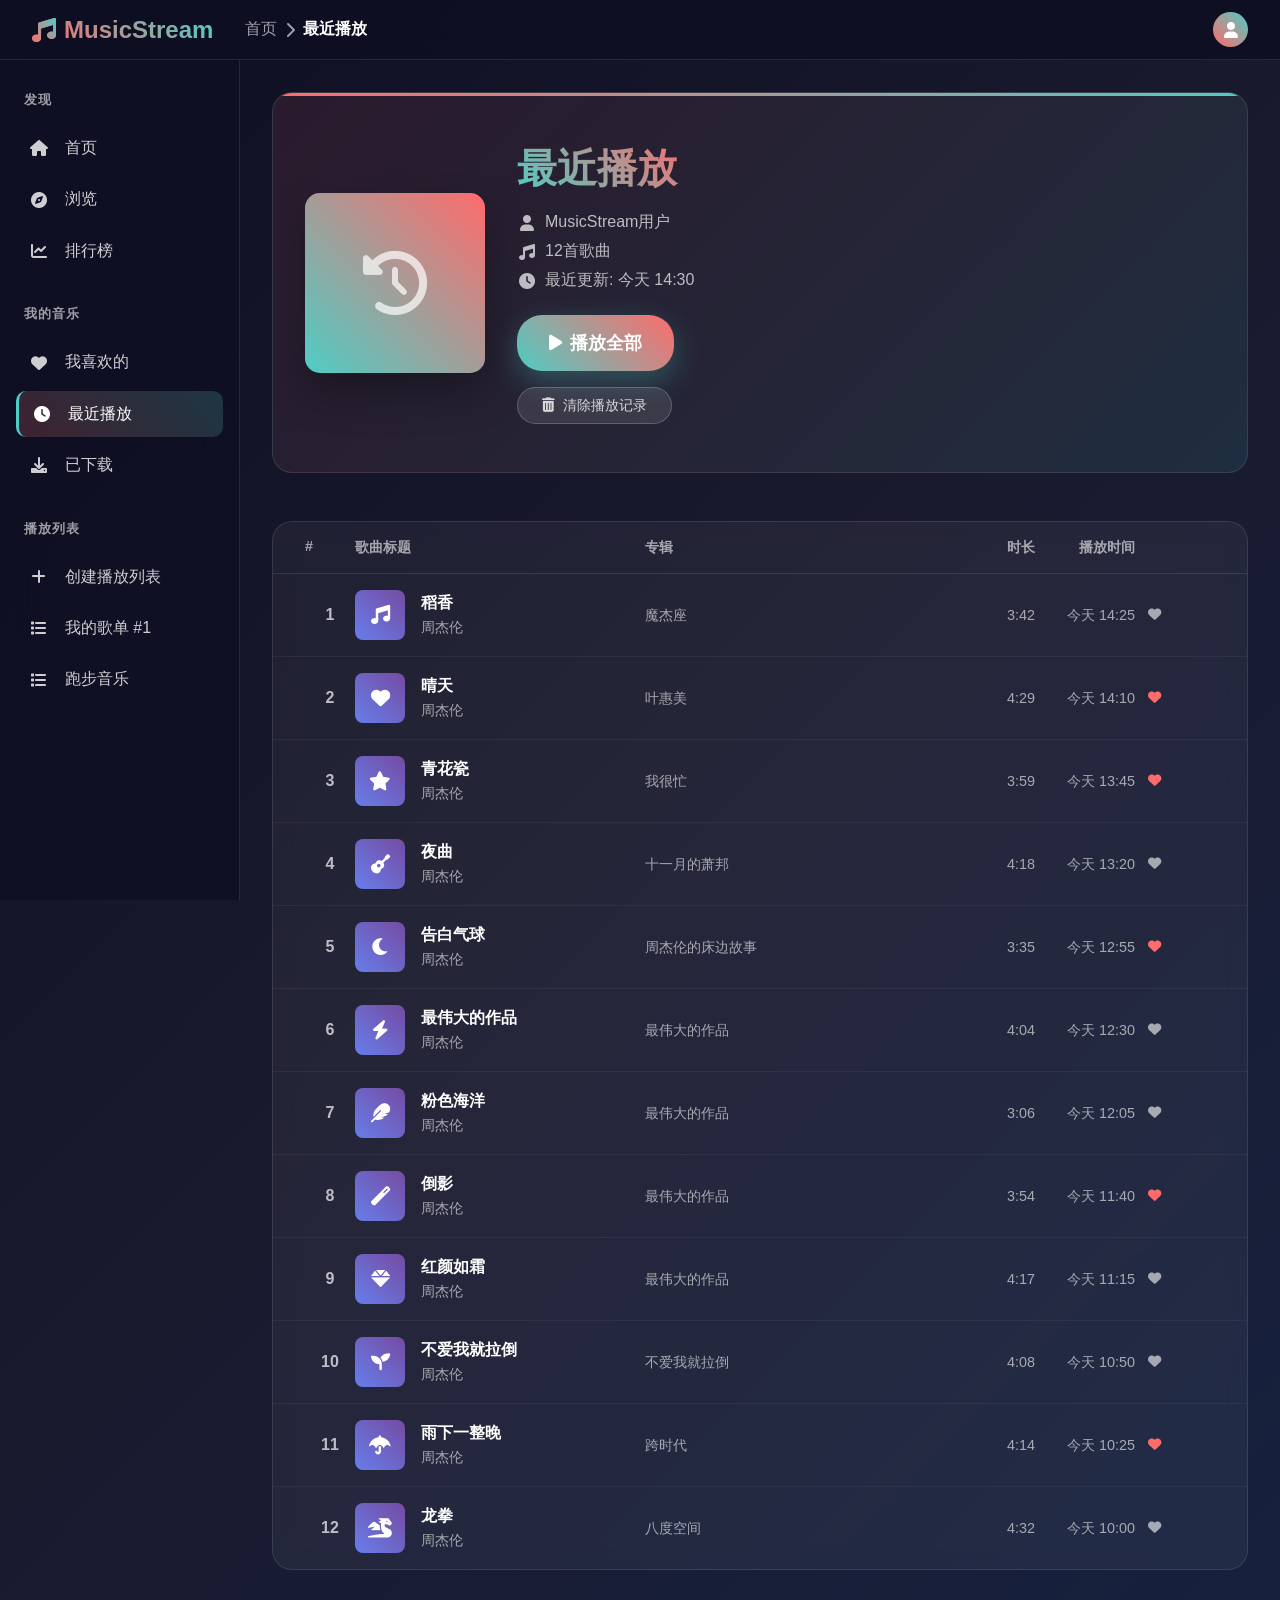
<file: templates/collect.html>
<!DOCTYPE html>
<html lang="zh-CN">
<head>
    <meta charset="UTF-8">
    <meta name="viewport" content="width=device-width, initial-scale=1.0">
    <title>最近播放 - MusicStream</title>
    <link rel="stylesheet" href="https://cdnjs.cloudflare.com/ajax/libs/font-awesome/6.0.0/css/all.min.css">
    <style>
        * {
            margin: 0;
            padding: 0;
            box-sizing: border-box;
        }

        body {
            font-family: -apple-system, BlinkMacSystemFont, 'Segoe UI', 'Roboto', sans-serif;
            background: linear-gradient(135deg, #0f0f23 0%, #1a1a2e 50%, #16213e 100%);
            color: #ffffff;
            overflow-x: hidden;
            min-height: 100vh;
        }

        /* 顶部导航栏 */
        .top-nav {
            position: fixed;
            top: 0;
            left: 0;
            right: 0;
            height: 60px;
            background: rgba(15, 15, 35, 0.95);
            backdrop-filter: blur(20px);
            display: flex;
            align-items: center;
            justify-content: space-between;
            padding: 0 2rem;
            z-index: 1000;
            border-bottom: 1px solid rgba(255, 255, 255, 0.1);
        }

        .logo {
            display: flex;
            align-items: center;
            font-size: 1.5rem;
            font-weight: 700;
            background: linear-gradient(45deg, #ff6b6b, #4ecdc4);
            -webkit-background-clip: text;
            -webkit-text-fill-color: transparent;
            cursor: pointer;
        }

        .logo i {
            margin-right: 0.5rem;
            background: linear-gradient(45deg, #ff6b6b, #4ecdc4);
            -webkit-background-clip: text;
            -webkit-text-fill-color: transparent;
        }

        .nav-breadcrumb {
            flex: 1;
            margin-left: 2rem;
            display: flex;
            align-items: center;
            gap: 0.5rem;
            color: rgba(255, 255, 255, 0.6);
        }

        .breadcrumb-item {
            color: rgba(255, 255, 255, 0.6);
            text-decoration: none;
            transition: color 0.3s ease;
        }

        .breadcrumb-item:hover {
            color: #4ecdc4;
        }

        .breadcrumb-item.active {
            color: #ffffff;
            font-weight: 600;
        }

        .user-menu {
            display: flex;
            align-items: center;
            gap: 1rem;
        }

        .user-avatar {
            width: 35px;
            height: 35px;
            border-radius: 50%;
            background: linear-gradient(45deg, #ff6b6b, #4ecdc4);
            display: flex;
            align-items: center;
            justify-content: center;
            cursor: pointer;
            transition: transform 0.3s ease;
        }

        .user-avatar:hover {
            transform: scale(1.1);
        }

        /* 主要布局 */
        .main-layout {
            display: flex;
            margin-top: 60px;
            min-height: calc(100vh - 60px);
        }

        /* 侧边栏 */
        .sidebar {
            width: 240px;
            height: calc(100vh - 60px);
            background: rgba(15, 15, 35, 0.8);
            backdrop-filter: blur(20px);
            padding: 2rem 1rem;
            position: fixed;
            left: 0;
            top: 60px;
            border-right: 1px solid rgba(255, 255, 255, 0.1);
        }

        .nav-section {
            margin-bottom: 2rem;
        }

        .nav-title {
            font-size: 0.8rem;
            font-weight: 600;
            color: rgba(255, 255, 255, 0.6);
            text-transform: uppercase;
            letter-spacing: 1px;
            margin-bottom: 1rem;
            padding: 0 0.5rem;
        }

        .nav-item {
            display: flex;
            align-items: center;
            padding: 0.8rem;
            margin-bottom: 0.3rem;
            color: rgba(255, 255, 255, 0.8);
            text-decoration: none;
            border-radius: 10px;
            transition: all 0.3s ease;
            cursor: pointer;
        }

        .nav-item:hover {
            background: rgba(255, 255, 255, 0.1);
            color: #ffffff;
            transform: translateX(5px);
        }

        .nav-item.active {
            background: linear-gradient(45deg, rgba(255, 107, 107, 0.2), rgba(78, 205, 196, 0.2));
            color: #ffffff;
            border-left: 3px solid #4ecdc4;
        }

        .nav-item i {
            margin-right: 1rem;
            width: 20px;
            text-align: center;
        }

        /* 主内容区 */
        .main-content {
            flex: 1;
            margin-left: 240px;
            padding: 2rem;
        }

        /* 页面头部 */
        .page-header {
            background: linear-gradient(135deg, rgba(255, 107, 107, 0.1) 0%, rgba(78, 205, 196, 0.1) 100%);
            border-radius: 20px;
            padding: 3rem 2rem;
            margin-bottom: 3rem;
            border: 1px solid rgba(255, 255, 255, 0.1);
            position: relative;
            overflow: hidden;
        }

        .page-header::before {
            content: '';
            position: absolute;
            top: 0;
            left: 0;
            right: 0;
            height: 3px;
            background: linear-gradient(45deg, #ff6b6b, #4ecdc4);
        }

        .album-info {
            display: flex;
            align-items: center;
            gap: 2rem;
        }

        .album-cover {
            width: 180px;
            height: 180px;
            border-radius: 15px;
            background: linear-gradient(45deg, #4ecdc4, #ff6b6b);
            display: flex;
            align-items: center;
            justify-content: center;
            font-size: 4rem;
            color: white;
            box-shadow: 0 20px 40px rgba(0, 0, 0, 0.3);
            position: relative;
            overflow: hidden;
        }

        .album-cover::after {
            content: '';
            position: absolute;
            top: 0;
            left: 0;
            right: 0;
            bottom: 0;
            background: linear-gradient(45deg, rgba(78, 205, 196, 0.3), rgba(255, 107, 107, 0.3));
        }

        .album-details h1 {
            font-size: 2.5rem;
            font-weight: 800;
            margin-bottom: 1rem;
            background: linear-gradient(45deg, #4ecdc4, #ff6b6b);
            -webkit-background-clip: text;
            -webkit-text-fill-color: transparent;
        }

        .album-meta {
            display: flex;
            flex-direction: column;
            gap: 0.5rem;
            color: rgba(255, 255, 255, 0.7);
        }

        .meta-item {
            display: flex;
            align-items: center;
            gap: 0.5rem;
        }

        .meta-item i {
            width: 20px;
            text-align: center;
        }

        .play-all-btn {
            margin-top: 1.5rem;
            padding: 1rem 2rem;
            background: linear-gradient(45deg, #4ecdc4, #ff6b6b);
            color: white;
            border: none;
            border-radius: 25px;
            font-size: 1.1rem;
            font-weight: 600;
            cursor: pointer;
            transition: all 0.3s ease;
            box-shadow: 0 10px 30px rgba(78, 205, 196, 0.3);
            display: flex;
            align-items: center;
            gap: 0.5rem;
        }

        .play-all-btn:hover {
            transform: translateY(-3px);
            box-shadow: 0 15px 40px rgba(78, 205, 196, 0.4);
        }

        .clear-history-btn {
            margin-top: 1rem;
            padding: 0.5rem 1.5rem;
            background: rgba(255, 255, 255, 0.1);
            color: rgba(255, 255, 255, 0.8);
            border: 1px solid rgba(255, 255, 255, 0.2);
            border-radius: 20px;
            font-size: 0.9rem;
            cursor: pointer;
            transition: all 0.3s ease;
            display: flex;
            align-items: center;
            gap: 0.5rem;
        }

        .clear-history-btn:hover {
            background: rgba(255, 255, 255, 0.15);
            color: #ffffff;
        }

        /* 歌曲列表 */
        .songs-list {
            background: rgba(255, 255, 255, 0.05);
            border-radius: 20px;
            backdrop-filter: blur(10px);
            border: 1px solid rgba(255, 255, 255, 0.1);
            overflow: hidden;
        }

        .list-header {
            display: grid;
            grid-template-columns: 50px 1fr 1fr 100px 100px 80px;
            padding: 1rem 2rem;
            border-bottom: 1px solid rgba(255, 255, 255, 0.1);
            color: rgba(255, 255, 255, 0.6);
            font-weight: 600;
            font-size: 0.9rem;
        }

        /* 歌曲项 */
        .song-item {
            display: grid;
            grid-template-columns: 50px 1fr 1fr 100px 100px 80px;
            align-items: center;
            padding: 1rem 2rem;
            transition: all 0.3s ease;
            border-bottom: 1px solid rgba(255, 255, 255, 0.05);
            cursor: pointer;
            position: relative;
        }

        .song-item:hover {
            background: rgba(255, 255, 255, 0.05);
        }

        .song-item:last-child {
            border-bottom: none;
        }

        .song-number {
            font-weight: 600;
            color: rgba(255, 255, 255, 0.7);
            text-align: center;
        }

        .song-info {
            display: flex;
            align-items: center;
            gap: 1rem;
        }

        .song-cover {
            width: 50px;
            height: 50px;
            border-radius: 8px;
            background: linear-gradient(45deg, #667eea, #764ba2);
            display: flex;
            align-items: center;
            justify-content: center;
            color: white;
            font-size: 1.2rem;
            flex-shrink: 0;
        }

        .song-details {
            display: flex;
            flex-direction: column;
        }

        .song-title {
            font-weight: 600;
            margin-bottom: 0.2rem;
            color: #ffffff;
            white-space: nowrap;
            overflow: hidden;
            text-overflow: ellipsis;
        }

        .song-artist {
            color: rgba(255, 255, 255, 0.6);
            font-size: 0.9rem;
            white-space: nowrap;
            overflow: hidden;
            text-overflow: ellipsis;
        }

        .song-album {
            color: rgba(255, 255, 255, 0.6);
            font-size: 0.9rem;
            white-space: nowrap;
            overflow: hidden;
            text-overflow: ellipsis;
        }

        .song-duration {
            color: rgba(255, 255, 255, 0.6);
            font-size: 0.9rem;
            text-align: right;
        }

        .play-time {
            color: rgba(255, 255, 255, 0.6);
            font-size: 0.9rem;
            text-align: right;
        }

        .song-actions {
            display: flex;
            justify-content: flex-end;
            gap: 0.5rem;
        }

        .action-button {
            background: none;
            border: none;
            color: rgba(255, 255, 255, 0.6);
            cursor: pointer;
            padding: 0.5rem;
            border-radius: 50%;
            transition: all 0.3s ease;
            width: 35px;
            height: 35px;
            display: flex;
            align-items: center;
            justify-content: center;
        }

        .action-button:hover {
            background: rgba(255, 255, 255, 0.1);
            color: #ffffff;
        }

        .play-button {
            background: linear-gradient(45deg, #4ecdc4, #ff6b6b);
            color: white;
            opacity: 0;
        }

        .song-item:hover .play-button {
            opacity: 1;
        }

        .play-button:hover {
            transform: scale(1.1);
        }

        /* 响应式设计 */
        @media (max-width: 1200px) {
            .list-header, .song-item {
                grid-template-columns: 40px 1fr 100px 80px;
            }

            .song-album, .play-time {
                display: none;
            }
        }

        @media (max-width: 768px) {
            .sidebar {
                transform: translateX(-100%);
            }

            .main-content {
                margin-left: 0;
                padding: 1rem;
            }

            .album-info {
                flex-direction: column;
                text-align: center;
                gap: 1.5rem;
            }

            .album-cover {
                width: 150px;
                height: 150px;
                font-size: 3rem;
            }

            .album-details h1 {
                font-size: 2rem;
            }

            .list-header, .song-item {
                grid-template-columns: 30px 1fr 60px;
                padding: 0.8rem 1rem;
            }

            .song-cover {
                width: 40px;
                height: 40px;
                font-size: 1rem;
            }

            .song-album, .song-duration, .play-time {
                display: none;
            }

            .play-button {
                opacity: 1;
            }
        }

        /* 动画效果 */
        @keyframes slideUp {
            from {
                opacity: 0;
                transform: translateY(20px);
            }
            to {
                opacity: 1;
                transform: translateY(0);
            }
        }

        .song-item {
            animation: slideUp 0.3s ease;
        }

        .song-item:nth-child(1) { animation-delay: 0.1s; }
        .song-item:nth-child(2) { animation-delay: 0.2s; }
        .song-item:nth-child(3) { animation-delay: 0.3s; }
        .song-item:nth-child(4) { animation-delay: 0.4s; }
        .song-item:nth-child(5) { animation-delay: 0.5s; }
        .song-item:nth-child(6) { animation-delay: 0.6s; }
        .song-item:nth-child(7) { animation-delay: 0.7s; }
        .song-item:nth-child(8) { animation-delay: 0.8s; }
        .song-item:nth-child(9) { animation-delay: 0.9s; }
        .song-item:nth-child(10) { animation-delay: 1.0s; }
    </style>
</head>
<body>
    <!-- 顶部导航 -->
    <nav class="top-nav">
        <div class="logo" onclick="goHome()">
            <i class="fas fa-music"></i>
            MusicStream
        </div>

        <div class="nav-breadcrumb">
            <a href="#" class="breadcrumb-item" onclick="goHome()">首页</a>
            <i class="fas fa-chevron-right"></i>
            <span class="breadcrumb-item active">最近播放</span>
        </div>

        <div class="user-menu">
            <div class="user-avatar">
                <i class="fas fa-user"></i>
            </div>
        </div>
    </nav>

    <div class="main-layout">
        <!-- 侧边栏 -->
        <aside class="sidebar">
            <div class="nav-section">
                <div class="nav-title">发现</div>
                <div class="nav-item" onclick="goHome()">
                    <i class="fas fa-home"></i>
                    首页
                </div>
                <div class="nav-item">
                    <i class="fas fa-compass"></i>
                    浏览
                </div>
                <div class="nav-item">
                    <i class="fas fa-chart-line"></i>
                    排行榜
                </div>
            </div>

            <div class="nav-section">
                <div class="nav-title">我的音乐</div>
                <div class="nav-item">
                    <i class="fas fa-heart"></i>
                    我喜欢的
                </div>
                <div class="nav-item active">
                    <i class="fas fa-clock"></i>
                    最近播放
                </div>
                <div class="nav-item">
                    <i class="fas fa-download"></i>
                    已下载
                </div>
            </div>

            <div class="nav-section">
                <div class="nav-title">播放列表</div>
                <div class="nav-item">
                    <i class="fas fa-plus"></i>
                    创建播放列表
                </div>
                <div class="nav-item">
                    <i class="fas fa-list"></i>
                    我的歌单 #1
                </div>
                <div class="nav-item">
                    <i class="fas fa-list"></i>
                    跑步音乐
                </div>
            </div>
        </aside>

        <!-- 主内容 -->
        <main class="main-content">
            <!-- 页面头部 -->
            <section class="page-header">
                <div class="album-info">
                    <div class="album-cover">
                        <i class="fas fa-history"></i>
                    </div>
                    <div class="album-details">
                        <h1>最近播放</h1>
                        <div class="album-meta">
                            <div class="meta-item">
                                <i class="fas fa-user"></i>
                                <span>MusicStream用户</span>
                            </div>
                            <div class="meta-item">
                                <i class="fas fa-music"></i>
                                <span>12首歌曲</span>
                            </div>
                            <div class="meta-item">
                                <i class="fas fa-clock"></i>
                                <span>最近更新: 今天 14:30</span>
                            </div>
                        </div>
                        <button class="play-all-btn" onclick="playAll()">
                            <i class="fas fa-play"></i>
                            播放全部
                        </button>
                        <button class="clear-history-btn" onclick="clearHistory()">
                            <i class="fas fa-trash-alt"></i>
                            清除播放记录
                        </button>
                    </div>
                </div>
            </section>

            <!-- 歌曲列表 -->
            <section class="songs-list">
                <div class="list-header">
                    <div>#</div>
                    <div>歌曲标题</div>
                    <div class="song-album">专辑</div>
                    <div class="song-duration">时长</div>
                    <div class="play-time">播放时间</div>
                    <div></div>
                </div>

                <div class="song-item">
                    <div class="song-number">1</div>
                    <div class="song-info">
                        <div class="song-cover"><i class="fas fa-music"></i></div>
                        <div class="song-details">
                            <div class="song-title">稻香</div>
                            <div class="song-artist">周杰伦</div>
                        </div>
                    </div>
                    <div class="song-album">魔杰座</div>
                    <div class="song-duration">3:42</div>
                    <div class="play-time">今天 14:25</div>
                    <div class="song-actions">
                        <button class="action-button">
                            <i class="fas fa-heart"></i>
                        </button>
                        <button class="action-button play-button">
                            <i class="fas fa-play"></i>
                        </button>
                    </div>
                </div>

                <div class="song-item">
                    <div class="song-number">2</div>
                    <div class="song-info">
                        <div class="song-cover"><i class="fas fa-heart"></i></div>
                        <div class="song-details">
                            <div class="song-title">晴天</div>
                            <div class="song-artist">周杰伦</div>
                        </div>
                    </div>
                    <div class="song-album">叶惠美</div>
                    <div class="song-duration">4:29</div>
                    <div class="play-time">今天 14:10</div>
                    <div class="song-actions">
                        <button class="action-button">
                            <i class="fas fa-heart" style="color: #ff6b6b;"></i>
                        </button>
                        <button class="action-button play-button">
                            <i class="fas fa-play"></i>
                        </button>
                    </div>
                </div>

                <div class="song-item">
                    <div class="song-number">3</div>
                    <div class="song-info">
                        <div class="song-cover"><i class="fas fa-star"></i></div>
                        <div class="song-details">
                            <div class="song-title">青花瓷</div>
                            <div class="song-artist">周杰伦</div>
                        </div>
                    </div>
                    <div class="song-album">我很忙</div>
                    <div class="song-duration">3:59</div>
                    <div class="play-time">今天 13:45</div>
                    <div class="song-actions">
                        <button class="action-button">
                            <i class="fas fa-heart" style="color: #ff6b6b;"></i>
                        </button>
                        <button class="action-button play-button">
                            <i class="fas fa-play"></i>
                        </button>
                    </div>
                </div>

                <div class="song-item">
                    <div class="song-number">4</div>
                    <div class="song-info">
                        <div class="song-cover"><i class="fas fa-guitar"></i></div>
                        <div class="song-details">
                            <div class="song-title">夜曲</div>
                            <div class="song-artist">周杰伦</div>
                        </div>
                    </div>
                    <div class="song-album">十一月的萧邦</div>
                    <div class="song-duration">4:18</div>
                    <div class="play-time">今天 13:20</div>
                    <div class="song-actions">
                        <button class="action-button">
                            <i class="fas fa-heart"></i>
                        </button>
                        <button class="action-button play-button">
                            <i class="fas fa-play"></i>
                        </button>
                    </div>
                </div>

                <div class="song-item">
                    <div class="song-number">5</div>
                    <div class="song-info">
                        <div class="song-cover"><i class="fas fa-moon"></i></div>
                        <div class="song-details">
                            <div class="song-title">告白气球</div>
                            <div class="song-artist">周杰伦</div>
                        </div>
                    </div>
                    <div class="song-album">周杰伦的床边故事</div>
                    <div class="song-duration">3:35</div>
                    <div class="play-time">今天 12:55</div>
                    <div class="song-actions">
                        <button class="action-button">
                            <i class="fas fa-heart" style="color: #ff6b6b;"></i>
                        </button>
                        <button class="action-button play-button">
                            <i class="fas fa-play"></i>
                        </button>
                    </div>
                </div>

                <div class="song-item">
                    <div class="song-number">6</div>
                    <div class="song-info">
                        <div class="song-cover"><i class="fas fa-bolt"></i></div>
                        <div class="song-details">
                            <div class="song-title">最伟大的作品</div>
                            <div class="song-artist">周杰伦</div>
                        </div>
                    </div>
                    <div class="song-album">最伟大的作品</div>
                    <div class="song-duration">4:04</div>
                    <div class="play-time">今天 12:30</div>
                    <div class="song-actions">
                        <button class="action-button">
                            <i class="fas fa-heart"></i>
                        </button>
                        <button class="action-button play-button">
                            <i class="fas fa-play"></i>
                        </button>
                    </div>
                </div>

                <div class="song-item">
                    <div class="song-number">7</div>
                    <div class="song-info">
                        <div class="song-cover"><i class="fas fa-feather"></i></div>
                        <div class="song-details">
                            <div class="song-title">粉色海洋</div>
                            <div class="song-artist">周杰伦</div>
                        </div>
                    </div>
                    <div class="song-album">最伟大的作品</div>
                    <div class="song-duration">3:06</div>
                    <div class="play-time">今天 12:05</div>
                    <div class="song-actions">
                        <button class="action-button">
                            <i class="fas fa-heart"></i>
                        </button>
                        <button class="action-button play-button">
                            <i class="fas fa-play"></i>
                        </button>
                    </div>
                </div>

                <div class="song-item">
                    <div class="song-number">8</div>
                    <div class="song-info">
                        <div class="song-cover"><i class="fas fa-magic"></i></div>
                        <div class="song-details">
                            <div class="song-title">倒影</div>
                            <div class="song-artist">周杰伦</div>
                        </div>
                    </div>
                    <div class="song-album">最伟大的作品</div>
                    <div class="song-duration">3:54</div>
                    <div class="play-time">今天 11:40</div>
                    <div class="song-actions">
                        <button class="action-button">
                            <i class="fas fa-heart" style="color: #ff6b6b;"></i>
                        </button>
                        <button class="action-button play-button">
                            <i class="fas fa-play"></i>
                        </button>
                    </div>
                </div>

                <div class="song-item">
                    <div class="song-number">9</div>
                    <div class="song-info">
                        <div class="song-cover"><i class="fas fa-gem"></i></div>
                        <div class="song-details">
                            <div class="song-title">红颜如霜</div>
                            <div class="song-artist">周杰伦</div>
                        </div>
                    </div>
                    <div class="song-album">最伟大的作品</div>
                    <div class="song-duration">4:17</div>
                    <div class="play-time">今天 11:15</div>
                    <div class="song-actions">
                        <button class="action-button">
                            <i class="fas fa-heart"></i>
                        </button>
                        <button class="action-button play-button">
                            <i class="fas fa-play"></i>
                        </button>
                    </div>
                </div>

                <div class="song-item">
                    <div class="song-number">10</div>
                    <div class="song-info">
                        <div class="song-cover"><i class="fas fa-seedling"></i></div>
                        <div class="song-details">
                            <div class="song-title">不爱我就拉倒</div>
                            <div class="song-artist">周杰伦</div>
                        </div>
                    </div>
                    <div class="song-album">不爱我就拉倒</div>
                    <div class="song-duration">4:08</div>
                    <div class="play-time">今天 10:50</div>
                    <div class="song-actions">
                        <button class="action-button">
                            <i class="fas fa-heart"></i>
                        </button>
                        <button class="action-button play-button">
                            <i class="fas fa-play"></i>
                        </button>
                    </div>
                </div>

                <div class="song-item">
                    <div class="song-number">11</div>
                    <div class="song-info">
                        <div class="song-cover"><i class="fas fa-umbrella"></i></div>
                        <div class="song-details">
                            <div class="song-title">雨下一整晚</div>
                            <div class="song-artist">周杰伦</div>
                        </div>
                    </div>
                    <div class="song-album">跨时代</div>
                    <div class="song-duration">4:14</div>
                    <div class="play-time">今天 10:25</div>
                    <div class="song-actions">
                        <button class="action-button">
                            <i class="fas fa-heart" style="color: #ff6b6b;"></i>
                        </button>
                        <button class="action-button play-button">
                            <i class="fas fa-play"></i>
                        </button>
                    </div>
                </div>

                <div class="song-item">
                    <div class="song-number">12</div>
                    <div class="song-info">
                        <div class="song-cover"><i class="fas fa-dragon"></i></div>
                        <div class="song-details">
                            <div class="song-title">龙拳</div>
                            <div class="song-artist">周杰伦</div>
                        </div>
                    </div>
                    <div class="song-album">八度空间</div>
                    <div class="song-duration">4:32</div>
                    <div class="play-time">今天 10:00</div>
                    <div class="song-actions">
                        <button class="action-button">
                            <i class="fas fa-heart"></i>
                        </button>
                        <button class="action-button play-button">
                            <i class="fas fa-play"></i>
                        </button>
                    </div>
                </div>
            </section>
        </main>
    </div>

    <script>
        // 页面交互功能
        document.addEventListener('DOMContentLoaded', function() {
            // 侧边栏导航切换
            const navItems = document.querySelectorAll('.sidebar .nav-item');
            navItems.forEach(item => {
                item.addEventListener('click', function() {
                    if (this.classList.contains('active')) return;

                    navItems.forEach(nav => nav.classList.remove('active'));
                    this.classList.add('active');

                    const tab = this.dataset.tab;
                    if (tab) {
                        switchTab(tab);
                    }
                });
            });

            // 播放按钮事件
            const playButtons = document.querySelectorAll('.play-button');
            playButtons.forEach(button => {
                button.addEventListener('click', function(e) {
                    e.stopPropagation();
                    const songItem = this.closest('.song-item');
                    const songTitle = songItem.querySelector('.song-title').textContent;
                    const artistName = songItem.querySelector('.song-artist').textContent;

                    playMusic(songTitle, artistName);
                });
            });

            // 歌曲项点击事件
            const songItems = document.querySelectorAll('.song-item');
            songItems.forEach(item => {
                item.addEventListener('click', function() {
                    const songTitle = this.querySelector('.song-title').textContent;
                    const artistName = this.querySelector('.song-artist').textContent;

                    playMusic(songTitle, artistName);
                });
            });

            // 爱心按钮事件
            const heartButtons = document.querySelectorAll('.action-button:not(.play-button)');
            heartButtons.forEach(button => {
                button.addEventListener('click', function(e) {
                    e.stopPropagation();
                    const icon = this.querySelector('i');

                    if (icon.classList.contains('fa-heart')) {
                        if (icon.style.color === 'rgb(255, 107, 107)') {
                            icon.style.color = 'rgba(255, 255, 255, 0.6)';
                            showNotification('已从"我喜欢的"中移除');
                        } else {
                            icon.style.color = '#ff6b6b';
                            showNotification('已添加到"我喜欢的"');
                        }
                    }
                });
            });
        });

        // 播放音乐
        function playMusic(title, artist) {
            console.log('播放音乐:', title, 'by', artist);

            // 这里可以集成实际的音乐播放器
            alert(`正在播放: ${title} - ${artist}`);
        }

        // 播放全部
        function playAll() {
            console.log('播放全部最近播放的歌曲');
            alert('开始播放所有最近播放的歌曲');
        }

        // 清除播放记录
        function clearHistory() {
            if (confirm('确定要清除所有播放记录吗？此操作不可撤销。')) {
                const songItems = document.querySelectorAll('.song-item');
                songItems.forEach(item => {
                    item.style.opacity = '0';
                    setTimeout(() => {
                        item.remove();
                    }, 300);
                });

                // 更新元数据
                const metaItem = document.querySelector('.meta-item:nth-child(2)');
                metaItem.querySelector('span').textContent = '0首歌曲';

                const timeMeta = document.querySelector('.meta-item:nth-child(3)');
                timeMeta.querySelector('span').textContent = '最近更新: 刚刚';

                showNotification('播放记录已清除');
            }
        }

        // 显示通知
        function showNotification(message) {
            // 创建通知元素
            const notification = document.createElement('div');
            notification.style.position = 'fixed';
            notification.style.bottom = '20px';
            notification.style.right = '20px';
            notification.style.background = 'rgba(15, 15, 35, 0.9)';
            notification.style.color = 'white';
            notification.style.padding = '12px 20px';
            notification.style.borderRadius = '10px';
            notification.style.zIndex = '10000';
            notification.style.boxShadow = '0 5px 15px rgba(0, 0, 0, 0.2)';
            notification.style.backdropFilter = 'blur(10px)';
            notification.style.border = '1px solid rgba(255, 255, 255, 0.1)';
            notification.textContent = message;

            document.body.appendChild(notification);

            // 3秒后移除通知
            setTimeout(() => {
                notification.style.opacity = '0';
                notification.style.transition = 'opacity 0.5s ease';
                setTimeout(() => {
                    document.body.removeChild(notification);
                }, 500);
            }, 3000);
        }

        // 返回首页
        function goHome() {
            console.log('返回首页');
            // window.location.href = '/';
        }

        // 切换标签页
        function switchTab(tab) {
            console.log('切换到标签:', tab);
            // 这里可以添加切换标签页的逻辑
        }
    </script>
</body>
</html>
</file>
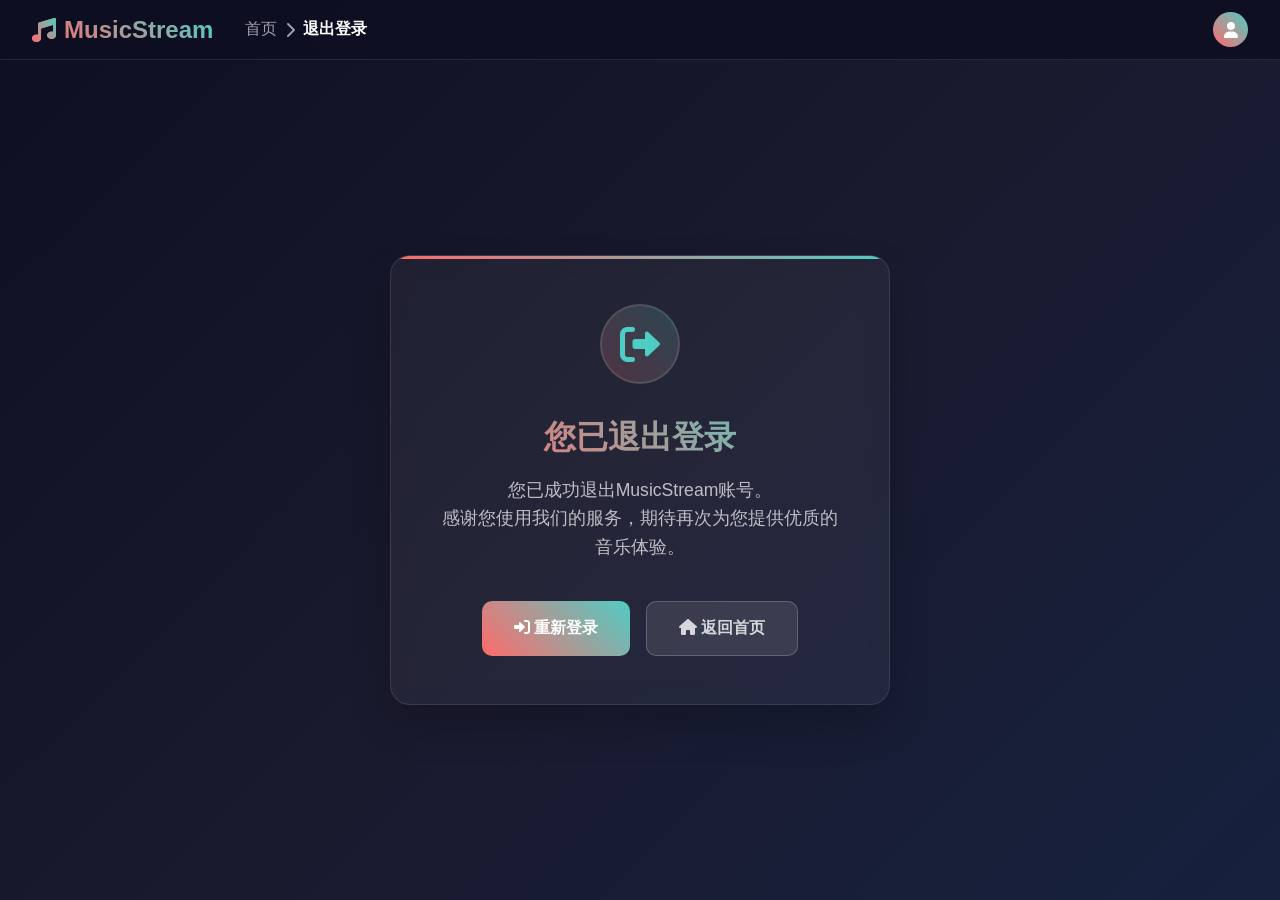
<file: templates/logout.html>
<!DOCTYPE html>
<html lang="zh-CN">
<head>
    <meta charset="UTF-8">
    <meta name="viewport" content="width=device-width, initial-scale=1.0">
    <title>退出登录 - MusicStream</title>
    <link rel="stylesheet" href="https://cdnjs.cloudflare.com/ajax/libs/font-awesome/6.0.0/css/all.min.css">
    <style>
        * {
            margin: 0;
            padding: 0;
            box-sizing: border-box;
        }

        body {
            font-family: -apple-system, BlinkMacSystemFont, 'Segoe UI', 'Roboto', sans-serif;
            background: linear-gradient(135deg, #0f0f23 0%, #1a1a2e 50%, #16213e 100%);
            color: #ffffff;
            overflow-x: hidden;
            min-height: 100vh;
            display: flex;
            flex-direction: column;
        }

        /* 顶部导航栏 - 与现有页面保持一致 */
        .top-nav {
            position: fixed;
            top: 0;
            left: 0;
            right: 0;
            height: 60px;
            background: rgba(15, 15, 35, 0.95);
            backdrop-filter: blur(20px);
            display: flex;
            align-items: center;
            justify-content: space-between;
            padding: 0 2rem;
            z-index: 1000;
            border-bottom: 1px solid rgba(255, 255, 255, 0.1);
        }

        .logo {
            display: flex;
            align-items: center;
            font-size: 1.5rem;
            font-weight: 700;
            background: linear-gradient(45deg, #ff6b6b, #4ecdc4);
            -webkit-background-clip: text;
            -webkit-text-fill-color: transparent;
            cursor: pointer;
        }

        .logo i {
            margin-right: 0.5rem;
            background: linear-gradient(45deg, #ff6b6b, #4ecdc4);
            -webkit-background-clip: text;
            -webkit-text-fill-color: transparent;
        }

        .nav-breadcrumb {
            flex: 1;
            margin-left: 2rem;
            display: flex;
            align-items: center;
            gap: 0.5rem;
            color: rgba(255, 255, 255, 0.6);
        }

        .breadcrumb-item {
            color: rgba(255, 255, 255, 0.6);
            text-decoration: none;
            transition: color 0.3s ease;
        }

        .breadcrumb-item:hover {
            color: #4ecdc4;
        }

        .breadcrumb-item.active {
            color: #ffffff;
            font-weight: 600;
        }

        .user-menu {
            display: flex;
            align-items: center;
            gap: 1rem;
        }

        .user-avatar {
            width: 35px;
            height: 35px;
            border-radius: 50%;
            background: linear-gradient(45deg, #ff6b6b, #4ecdc4);
            display: flex;
            align-items: center;
            justify-content: center;
            cursor: pointer;
            transition: transform 0.3s ease;
        }

        .user-avatar:hover {
            transform: scale(1.1);
        }

        /* 登出页面容器 */
        .logout-container {
            display: flex;
            justify-content: center;
            align-items: center;
            flex: 1;
            padding: 2rem;
            margin-top: 60px;
        }

        .logout-card {
            background: rgba(255, 255, 255, 0.05);
            border-radius: 20px;
            padding: 3rem;
            backdrop-filter: blur(10px);
            border: 1px solid rgba(255, 255, 255, 0.1);
            width: 100%;
            max-width: 500px;
            box-shadow: 0 20px 40px rgba(0, 0, 0, 0.2);
            position: relative;
            overflow: hidden;
            text-align: center;
        }

        .logout-card::before {
            content: '';
            position: absolute;
            top: 0;
            left: 0;
            right: 0;
            height: 3px;
            background: linear-gradient(45deg, #ff6b6b, #4ecdc4);
        }

        .logout-icon {
            width: 80px;
            height: 80px;
            border-radius: 50%;
            background: linear-gradient(45deg, rgba(255, 107, 107, 0.2), rgba(78, 205, 196, 0.2));
            display: flex;
            align-items: center;
            justify-content: center;
            margin: 0 auto 2rem auto;
            font-size: 2.5rem;
            color: #4ecdc4;
            border: 2px solid rgba(255, 255, 255, 0.1);
        }

        .logout-title {
            font-size: 2rem;
            font-weight: 800;
            margin-bottom: 1rem;
            background: linear-gradient(45deg, #ff6b6b, #4ecdc4);
            -webkit-background-clip: text;
            -webkit-text-fill-color: transparent;
        }

        .logout-message {
            color: rgba(255, 255, 255, 0.7);
            font-size: 1.1rem;
            margin-bottom: 2.5rem;
            line-height: 1.6;
        }

        .action-buttons {
            display: flex;
            gap: 1rem;
            justify-content: center;
        }

        .btn-primary {
            padding: 1rem 2rem;
            background: linear-gradient(45deg, #ff6b6b, #4ecdc4);
            color: white;
            border: none;
            border-radius: 10px;
            cursor: pointer;
            transition: all 0.3s ease;
            font-weight: 600;
            font-size: 1rem;
        }

        .btn-primary:hover {
            transform: translateY(-2px);
            box-shadow: 0 10px 20px rgba(255, 107, 107, 0.3);
        }

        .btn-secondary {
            padding: 1rem 2rem;
            background: rgba(255, 255, 255, 0.1);
            color: rgba(255, 255, 255, 0.8);
            border: 1px solid rgba(255, 255, 255, 0.2);
            border-radius: 10px;
            cursor: pointer;
            transition: all 0.3s ease;
            font-weight: 600;
            font-size: 1rem;
        }

        .btn-secondary:hover {
            background: rgba(255, 255, 255, 0.15);
            color: #ffffff;
        }

        /* 响应式设计 */
        @media (max-width: 768px) {
            .logout-container {
                padding: 1rem;
            }

            .logout-card {
                padding: 2rem;
            }

            .action-buttons {
                flex-direction: column;
            }

            .logout-title {
                font-size: 1.8rem;
            }
        }

        /* 动画效果 */
        @keyframes fadeIn {
            from {
                opacity: 0;
                transform: translateY(20px);
            }
            to {
                opacity: 1;
                transform: translateY(0);
            }
        }

        .logout-card {
            animation: fadeIn 0.5s ease;
        }
    </style>
</head>
<body>
    <!-- 顶部导航 -->
    <nav class="top-nav">
        <div class="logo" onclick="goHome()">
            <i class="fas fa-music"></i>
            MusicStream
        </div>

        <div class="nav-breadcrumb">
            <a href="index.html" class="breadcrumb-item">首页</a>
            <i class="fas fa-chevron-right"></i>
            <span class="breadcrumb-item active">退出登录</span>
        </div>

        <div class="user-menu">
            <div class="user-avatar" onclick="goToAuth()">
                <i class="fas fa-user"></i>
            </div>
        </div>
    </nav>

    <!-- 登出页面容器 -->
    <div class="logout-container">
        <div class="logout-card">
            <div class="logout-icon">
                <i class="fas fa-sign-out-alt"></i>
            </div>

            <h1 class="logout-title">您已退出登录</h1>

            <p class="logout-message">
                您已成功退出MusicStream账号。<br>
                感谢您使用我们的服务，期待再次为您提供优质的音乐体验。
            </p>

            <div class="action-buttons">
                <button class="btn-primary" onclick="goToAuth()">
                    <i class="fas fa-sign-in-alt"></i>
                    重新登录
                </button>

                <button class="btn-secondary" onclick="goHome()">
                    <i class="fas fa-home"></i>
                    返回首页
                </button>
            </div>
        </div>
    </div>

    <script>
        // 页面跳转功能
        function goHome() {
            window.location.href = 'claude_1.html';
        }

        function goToAuth() {
            window.location.href = 'auth.html';
        }

        // 初始化
        document.addEventListener('DOMContentLoaded', function() {
            // 可以添加一些初始化逻辑，比如检查是否真的已经登出
            console.log('登出页面加载完成');
        });
    </script>
</body>
</html>
</file>
